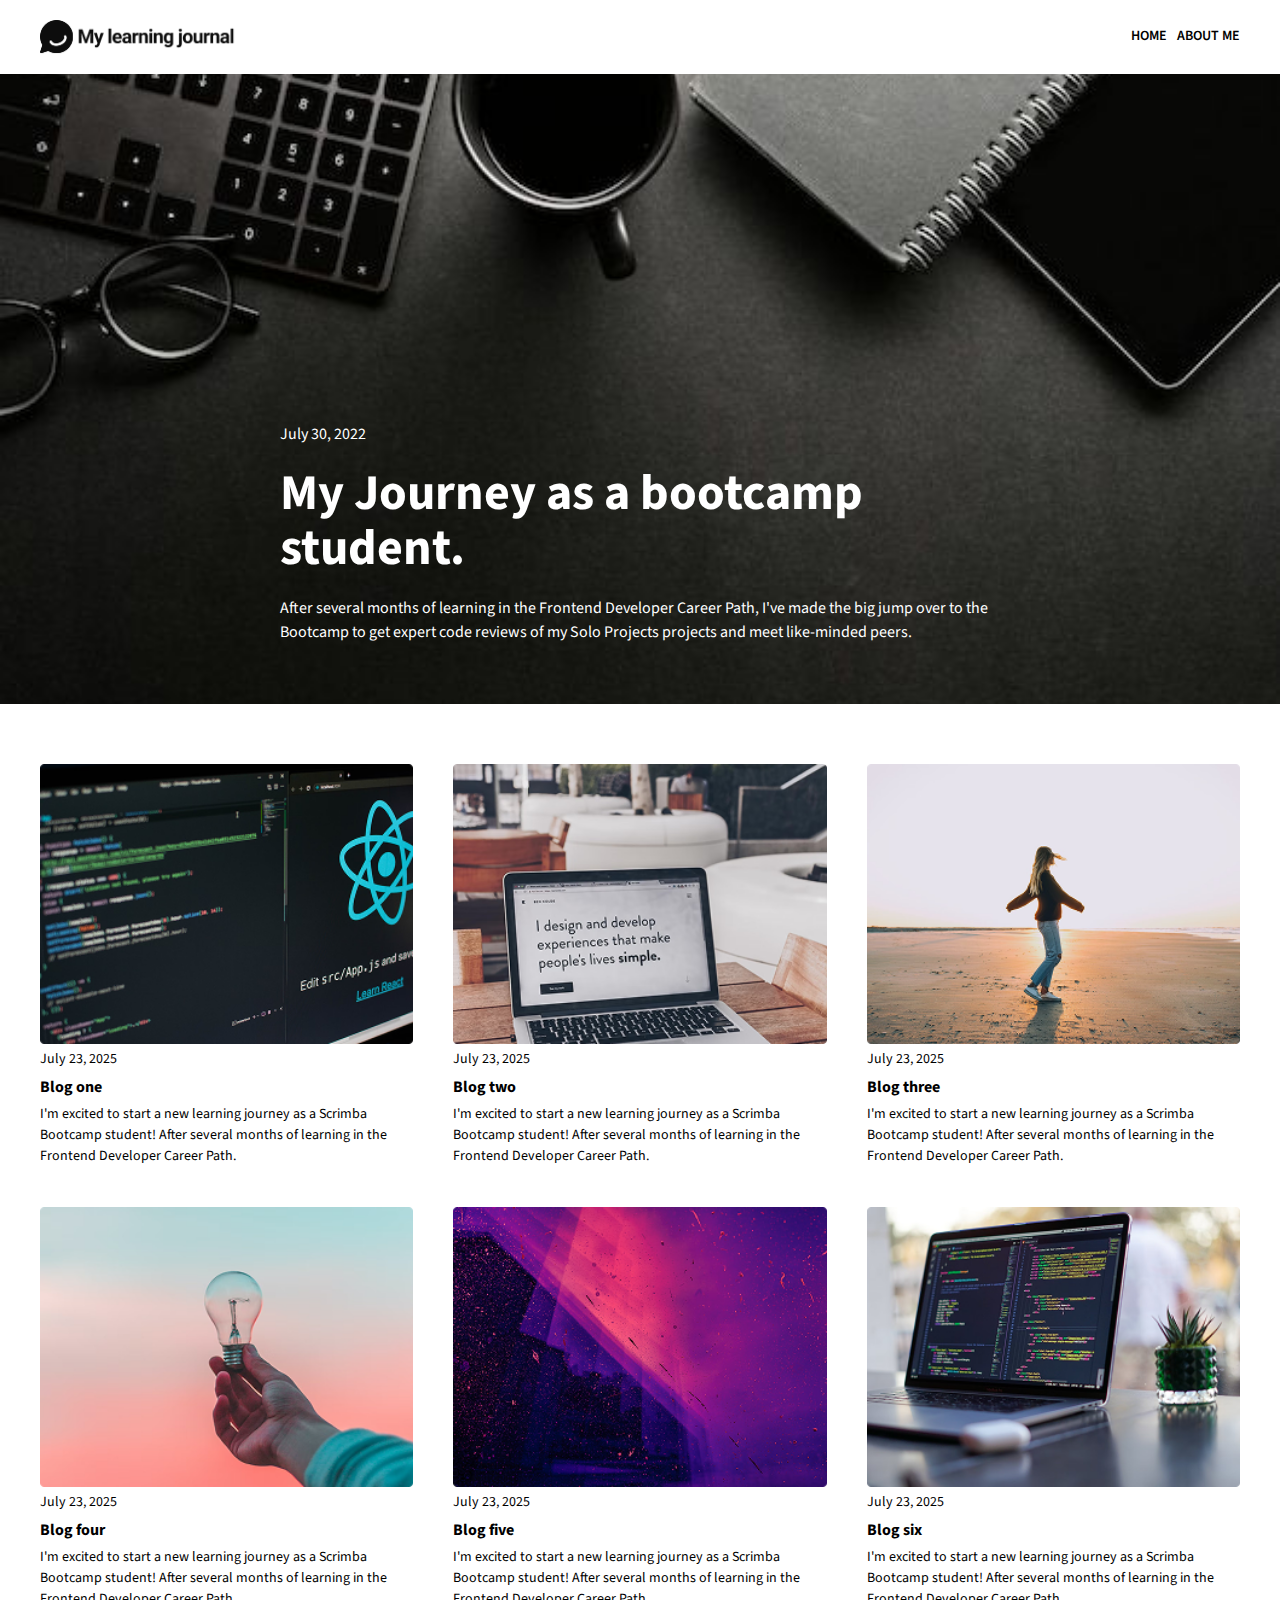
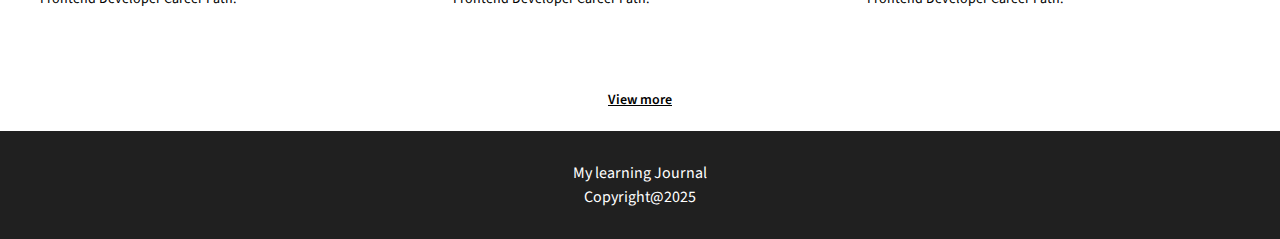
<file: index.html>
<!DOCTYPE html>
<html lang="en">
<head>
    <meta charset="UTF-8">
    <meta name="viewport" content="width=device-width, initial-scale=1.0">
    <title>My learning Journal</title>

    <link rel="stylesheet" href="./css/style.css">
    <link rel="stylesheet" href="./css/navbar.css">

    <link rel="preconnect" href="https://fonts.googleapis.com">
    <link rel="preconnect" href="https://fonts.gstatic.com" crossorigin>
    <link href="https://fonts.googleapis.com/css2?family=Source+Sans+3:ital,wght@0,200..900;1,200..900&display=swap" rel="stylesheet">

</head>
<body>
    <header>
        <nav class="flex items-center space-between">
           <img src="./images/logo.png" alt="logo-img" class="site-logo">
           
           <ul class="nav-links flex">
                <li class="nav-link"><a href="./index.html">Home</a></li>
                <li class="nav-link"><a href="./about.html">About me</a></li>
           </ul>
        </nav>
        <section class="hero flex">
            <div class="hero-content flex-col">
                <span class="content-date">July 30, 2022</span>
                <h1 class="content-heading">My Journey as a bootcamp student.</h1>
                <p class="content-paragraph">
                    After several months of learning in the Frontend Developer Career Path, I've made the big jump over to the Bootcamp to get expert code reviews of my Solo Projects projects and meet like-minded peers.
                </p>
            </div>
        </section>
    </header>
    <main>
        <section class="blogs">
            <div class="blog flex-col">
                <img src="./images/blog-image-01.png" alt="blog image" class="blog-img">
                <span class="blog-date">July 23, 2025</span>
                <h2 class="blog-heading">Blog one</h2>
                <p class="blog-para">I'm excited to start a new learning journey as a Scrimba Bootcamp student! After several months of learning in the Frontend Developer Career Path.</p>
            </div>
            <div class="blog flex-col">
                <img src="./images/blog-image-02.png" alt="blog image" class="blog-img">
                <span class="blog-date">July 23, 2025</span>
                <h2 class="blog-heading">Blog two</h2>
                <p class="blog-para">I'm excited to start a new learning journey as a Scrimba Bootcamp student! After several months of learning in the Frontend Developer Career Path.</p>
            </div>
            <div class="blog flex-col">
                <img src="./images/blog-image-03.png" alt="blog image" class="blog-img">
                <span class="blog-date">July 23, 2025</span>
                <h2 class="blog-heading">Blog three</h2>
                <p class="blog-para">I'm excited to start a new learning journey as a Scrimba Bootcamp student! After several months of learning in the Frontend Developer Career Path.</p>
            </div>
            <div class="blog flex-col mob-none">
                <img src="./images/blog-image-04.png" alt="blog image" class="blog-img">
                <span class="blog-date">July 23, 2025</span>
                <h2 class="blog-heading">Blog four</h2>
                <p class="blog-para">I'm excited to start a new learning journey as a Scrimba Bootcamp student! After several months of learning in the Frontend Developer Career Path.</p>
            </div>
            <div class="blog flex-col mob-none">
                <img src="./images/blog-image-05.png" alt="blog image" class="blog-img">
                <span class="blog-date">July 23, 2025</span>
                <h2 class="blog-heading">Blog five</h2>
                <p class="blog-para">I'm excited to start a new learning journey as a Scrimba Bootcamp student! After several months of learning in the Frontend Developer Career Path.</p>
            </div>
            <div class="blog flex-col mob-none">
                <img src="./images/blog-image-06.png" alt="blog image" class="blog-img">
                <span class="blog-date">July 23, 2025</span>
                <h2 class="blog-heading">Blog six</h2>
                <p class="blog-para">I'm excited to start a new learning journey as a Scrimba Bootcamp student! After several months of learning in the Frontend Developer Career Path.</p>
            </div>
        </section>
        

        <div class="link">
            <a href="./journey.html" class="view-more">View more</a>
        </div>
        
    </main>
    <footer class="flex-col">
        <p>My learning Journal</p>
        <p>Copyright@2025</p>
    </footer>
</body>
</html>
</file>
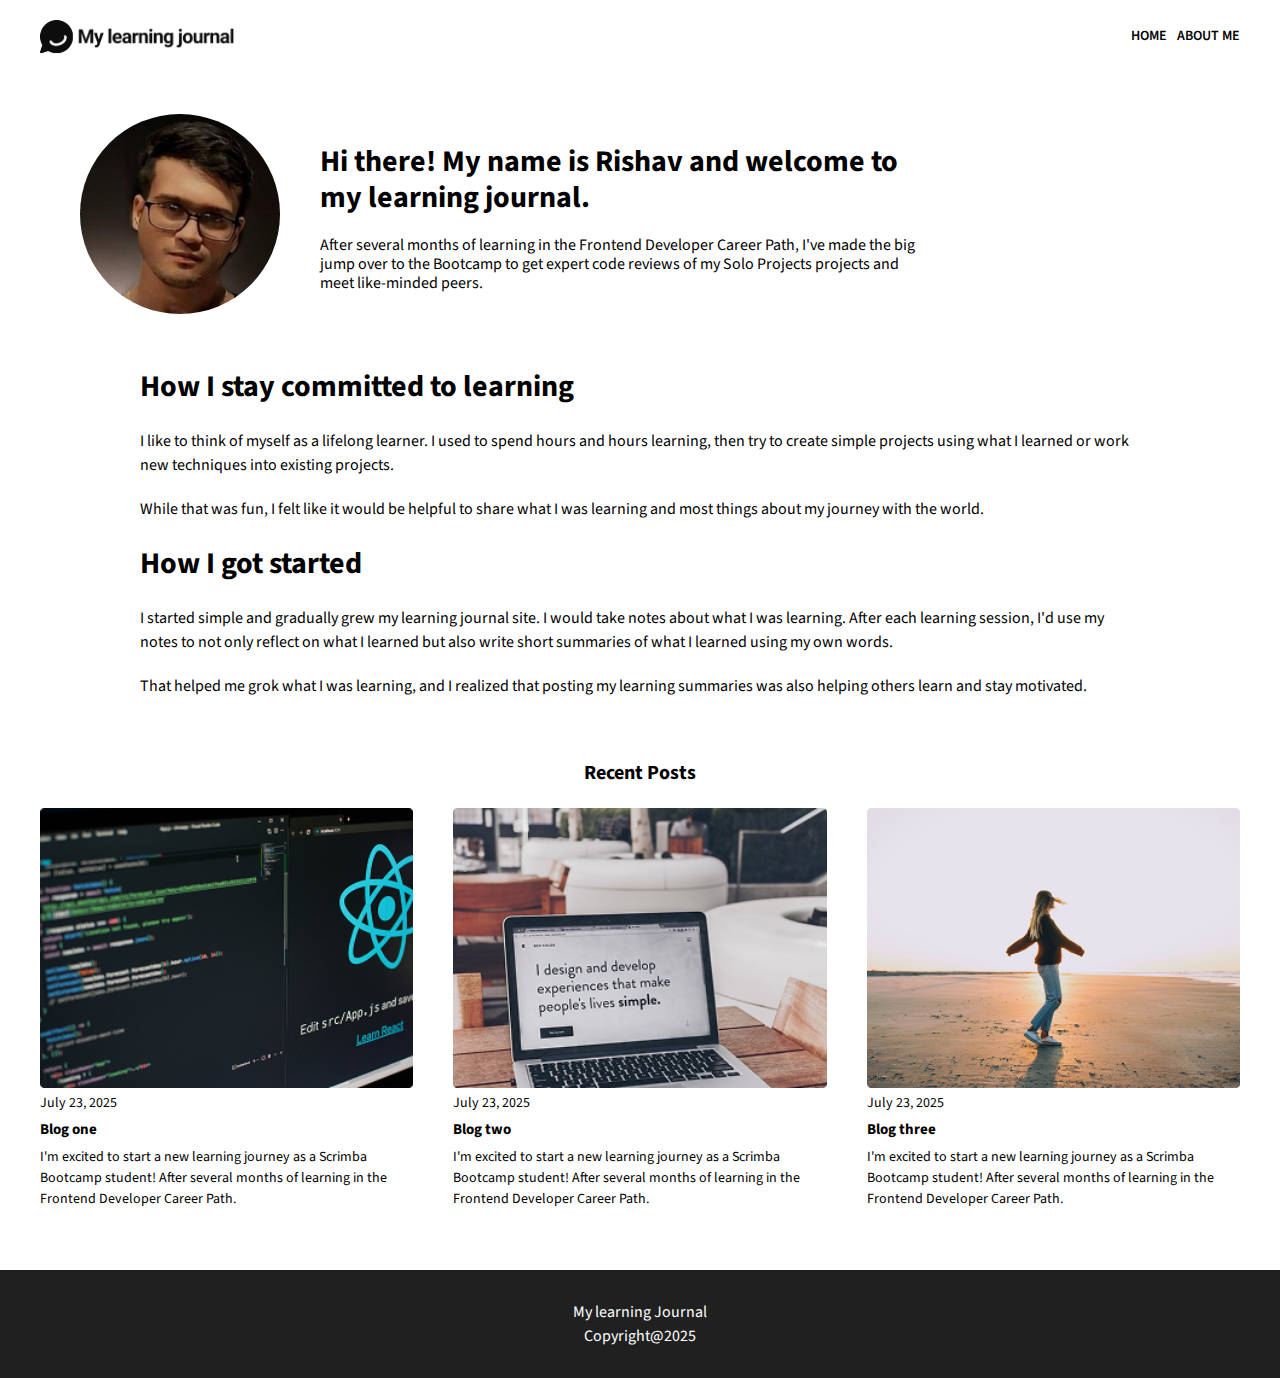
<file: about.html>
<!DOCTYPE html>
<html lang="en">
<head>
    <meta charset="UTF-8">
    <meta name="viewport" content="width=device-width, initial-scale=1.0">
    <title>About me</title>

    <link rel="stylesheet" href="./css/navbar.css">
    <link rel="stylesheet" href="./css/about.css">

    <link rel="preconnect" href="https://fonts.googleapis.com">
    <link rel="preconnect" href="https://fonts.gstatic.com" crossorigin>
    <link href="https://fonts.googleapis.com/css2?family=Source+Sans+3:ital,wght@0,200..900;1,200..900&display=swap" rel="stylesheet">

</head>
<body>
    <header>
        <nav class="flex items-center space-between">
           <img src="./images/logo.png" alt="logo-img" class="site-logo">
           
           <ul class="nav-links flex">
                <li class="nav-link"><a href="./index.html">Home</a></li>
                <li class="nav-link"><a href="./about.html">About me</a></li>
           </ul>
        </nav>
    </header>
    <main class="about">
        <header class="about-heading container" >
            <img src="./images/profile-img.jfif" alt="" class="about-img">
            <div class="about-content flex-col">
               <h1 class="content-head">Hi there! My name is Rishav and welcome to my learning journal.</h1>
               <p class="content-para">After several months of learning in the Frontend Developer Career Path, I've made the big jump over to the Bootcamp to get expert code reviews of my Solo Projects projects and meet like-minded peers.</p>
            </div>
        </header>

        <div class="about-desc">
            <h2 class="desc-heading">How I stay committed to learning</h2>
            <p class="desc-content">I like to think of myself as a lifelong learner. I used to spend hours and hours learning, then try to create simple projects using what I learned or work new techniques into existing projects.</p>
            <p class="desc-content">While that was fun, I felt like it would be helpful to share what I was learning and most things about my journey with the world.</p>
        </div>

        <div class="about-desc two">
            <h2 class="desc-heading">How I got started</h2>
            <p class="desc-content">I started simple and gradually grew my learning journal site. I would take notes about what I was learning. After each learning session, I'd use my notes to not only reflect on what I learned but also write short summaries of what I learned using my own words.</p>
            <p class="desc-content">That helped me grok what I was learning, and I realized that posting my learning summaries was also helping others learn and stay motivated.</p>
        </div>


        <h2 class="blogs-heading">Recent Posts</h2>
        <section class="blogs">
            <div class="blog flex-col">
                <img src="./images/blog-image-01.png" alt="blog image" class="blog-img">
                <span class="blog-date">July 23, 2025</span>
                <h2 class="blog-heading">Blog one</h2>
                <p class="blog-para">I'm excited to start a new learning journey as a Scrimba Bootcamp student! After several months of learning in the Frontend Developer Career Path.</p>
            </div>
            <div class="blog flex-col">
                <img src="./images/blog-image-02.png" alt="blog image" class="blog-img">
                <span class="blog-date">July 23, 2025</span>
                <h2 class="blog-heading">Blog two</h2>
                <p class="blog-para">I'm excited to start a new learning journey as a Scrimba Bootcamp student! After several months of learning in the Frontend Developer Career Path.</p>
            </div>
            <div class="blog flex-col">
                <img src="./images/blog-image-03.png" alt="blog image" class="blog-img">
                <span class="blog-date">July 23, 2025</span>
                <h2 class="blog-heading">Blog three</h2>
                <p class="blog-para">I'm excited to start a new learning journey as a Scrimba Bootcamp student! After several months of learning in the Frontend Developer Career Path.</p>
            </div>
        </section>
    </main>

    <footer class="flex-col">
        <p>My learning Journal</p>
        <p>Copyright@2025</p>
    </footer>
</body>
</file>
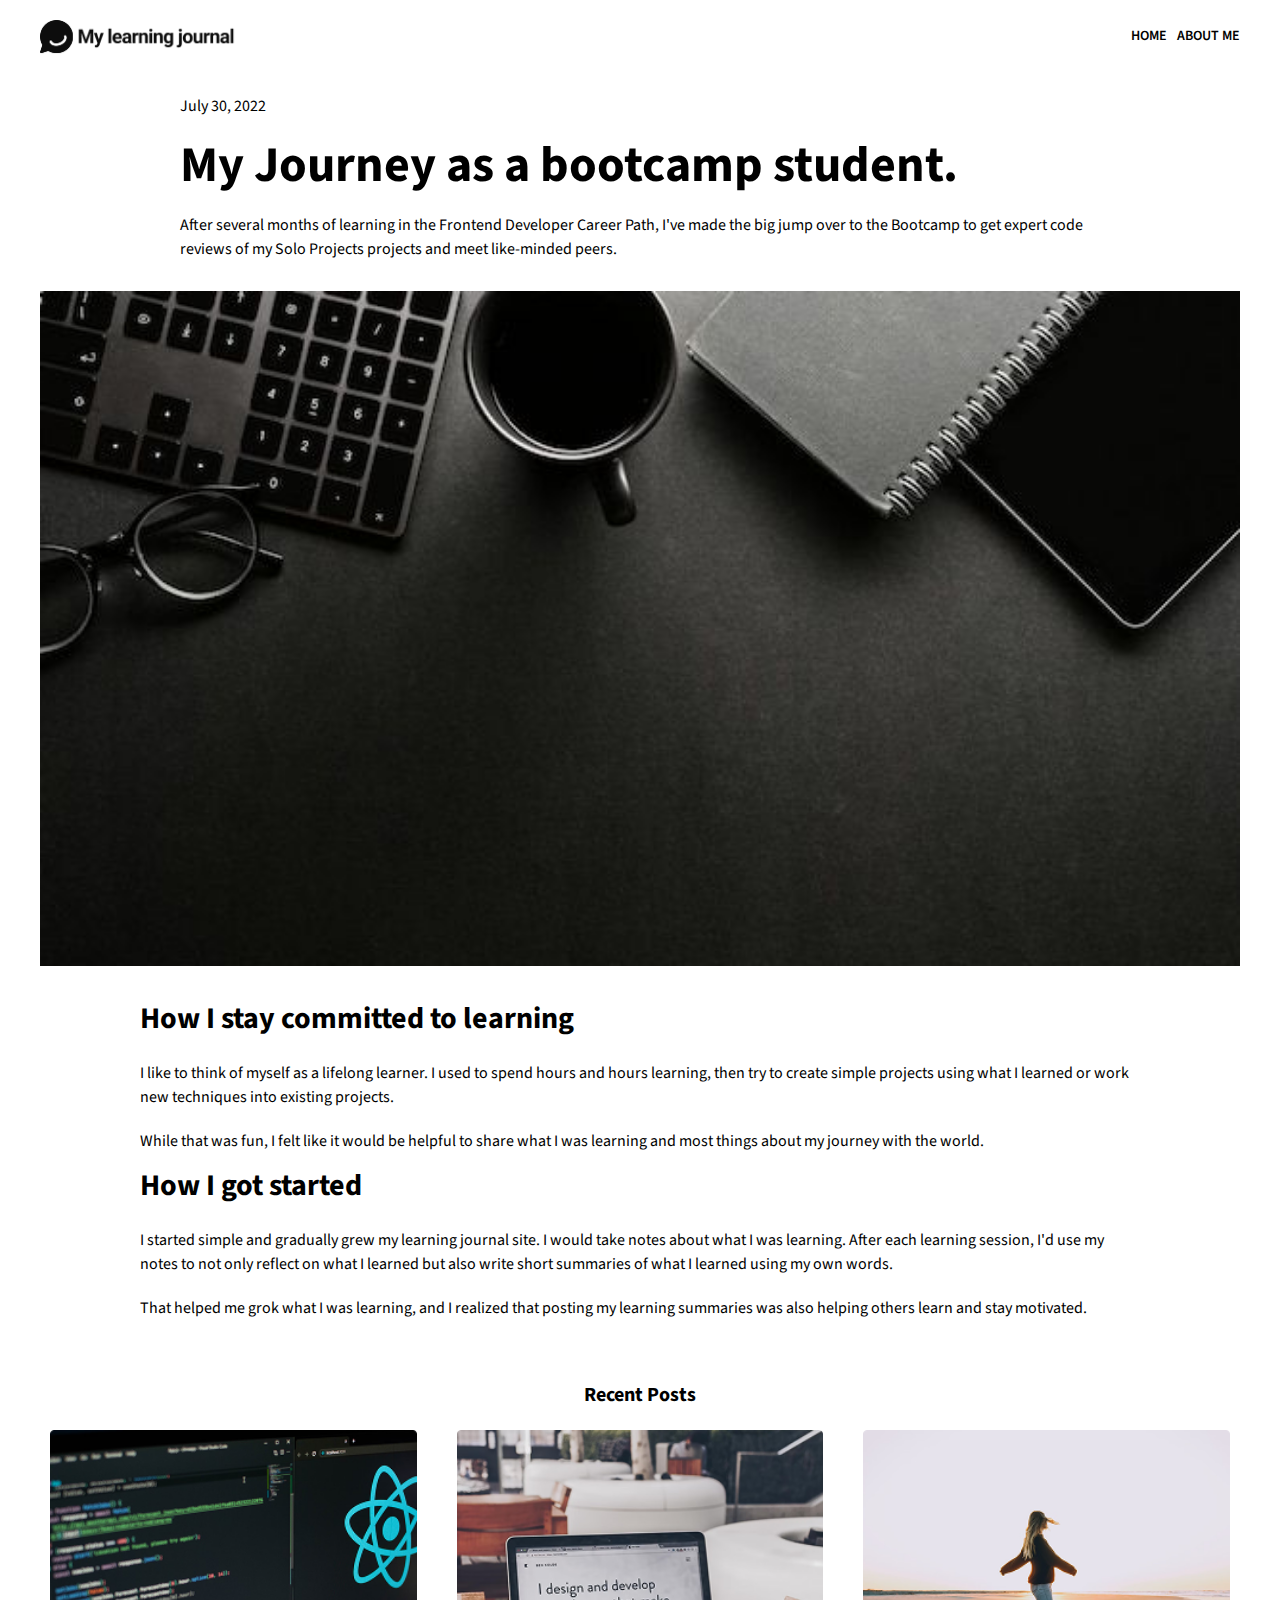
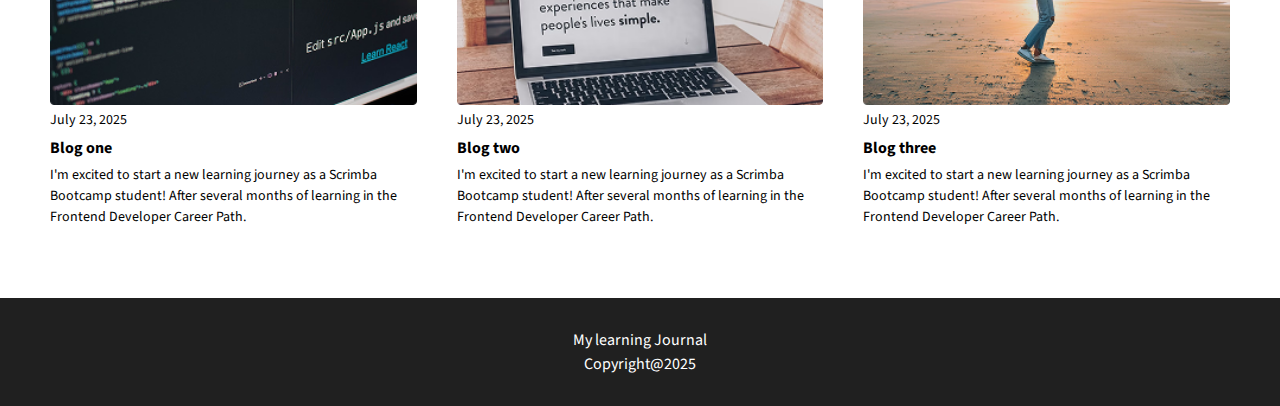
<file: journey.html>
<!DOCTYPE html>
<html lang="en">
<head>
    <meta charset="UTF-8">
    <meta name="viewport" content="width=device-width, initial-scale=1.0">
    <title>My learning Journal</title>

    <link rel="stylesheet" href="./css/style.css">
    <link rel="stylesheet" href="./css/navbar.css">
    <link rel="stylesheet" href="./css/about.css">

    <link rel="preconnect" href="https://fonts.googleapis.com">
    <link rel="preconnect" href="https://fonts.gstatic.com" crossorigin>
    <link href="https://fonts.googleapis.com/css2?family=Source+Sans+3:ital,wght@0,200..900;1,200..900&display=swap" rel="stylesheet">

</head>
<body>
    <header>
        <nav class="flex items-center space-between">
           <img src="./images/logo.png" alt="logo-img" class="site-logo">
           
           <ul class="nav-links flex">
                <li class="nav-link"><a href="./index.html">Home</a></li>
                <li class="nav-link"><a href="./about.html">About me</a></li>
           </ul>
        </nav>
    </header>

    <section class="hero-journey">
        <div class="hero-content journey flex-col">
            <span class="content-date">July 30, 2022</span>
            <h1 class="content-heading">My Journey as a bootcamp student.</h1>
            <p class="content-paragraph">
                    After several months of learning in the Frontend Developer Career Path, I've made the big jump over to the Bootcamp to get expert code reviews of my Solo Projects projects and meet like-minded peers.
            </p>
        </div>
        <img src="./images/hero-bg.jpg" alt="" class="hero-img">
    </section>


    <main class="journey-about">
        <div class="about-desc">
            <h2 class="desc-heading">How I stay committed to learning</h2>
            <p class="desc-content">I like to think of myself as a lifelong learner. I used to spend hours and hours learning, then try to create simple projects using what I learned or work new techniques into existing projects.</p>
            <p class="desc-content">While that was fun, I felt like it would be helpful to share what I was learning and most things about my journey with the world.</p>
        </div>

        <div class="about-desc">
            <h2 class="desc-heading">How I got started</h2>
            <p class="desc-content">I started simple and gradually grew my learning journal site. I would take notes about what I was learning. After each learning session, I'd use my notes to not only reflect on what I learned but also write short summaries of what I learned using my own words.</p>
            <p class="desc-content">That helped me grok what I was learning, and I realized that posting my learning summaries was also helping others learn and stay motivated.</p>
        </div>


        <h2 class="blogs-heading">Recent Posts</h2>
        
        <section class="blogs">
            <div class="blog flex-col">
                <img src="./images/blog-image-01.png" alt="blog image" class="blog-img">
                <span class="blog-date">July 23, 2025</span>
                <h2 class="blog-heading">Blog one</h2>
                <p class="blog-para">I'm excited to start a new learning journey as a Scrimba Bootcamp student! After several months of learning in the Frontend Developer Career Path.</p>
            </div>
            <div class="blog flex-col">
                <img src="./images/blog-image-02.png" alt="blog image" class="blog-img">
                <span class="blog-date">July 23, 2025</span>
                <h2 class="blog-heading">Blog two</h2>
                <p class="blog-para">I'm excited to start a new learning journey as a Scrimba Bootcamp student! After several months of learning in the Frontend Developer Career Path.</p>
            </div>
            <div class="blog flex-col">
                <img src="./images/blog-image-03.png" alt="blog image" class="blog-img">
                <span class="blog-date">July 23, 2025</span>
                <h2 class="blog-heading">Blog three</h2>
                <p class="blog-para">I'm excited to start a new learning journey as a Scrimba Bootcamp student! After several months of learning in the Frontend Developer Career Path.</p>
            </div>
        </section>
    </main>

    <footer class="flex-col">
        <p>My learning Journal</p>
        <p>Copyright@2025</p>
    </footer>
</body>
</html>
</file>
<file: css/style.css>
* {
    margin: 0;
    padding: 0;
    box-sizing: border-box;
}


:root {
    font-size: 62.5%;
}


body {
    line-height: 1.5;
    font-family: 'Source Sans 3', sans-serif;
    min-height: 100vh;
}

/* Utility classes */

.flex {
    display: flex;
}

.flex-col {
    display: flex;
    flex-direction: column;
}

.items-center {
    align-items: center;
}

.space-between {
    justify-content: space-between;
}


/* navbar

.site-logo {
    width: 150px;
}

nav {
    padding: 2rem;
}

.nav-links {
    list-style-type: none;
    gap: 1rem;
}

.nav-link {
    text-transform: uppercase;
    font-weight: 600;
    cursor: pointer;
} */

/* hero section */

.hero {
    min-height: 50vh;
    padding: 2rem;
    align-items: flex-end;

    background-image: url('../images/hero-bg.jpg');
    background-size: cover;
    background-repeat: no-repeat;
    background-position: center;
}

.hero-journey {
    min-height: 50vh;
    padding: 2rem;
    align-items: flex-start;
    color: #000;
    display: flex;
    flex-direction: column;
    gap: 1rem;
}

.hero-content {
    color: #fff;
    gap: 0.5rem;
    max-width: 500px;
}

.hero-content.journey {
    color: #000;
    max-width: 1000px;
}


.journey-about {
    padding: 1rem;
    margin: auto;
}

.about-desc:first-child {
    margin-bottom: 1rem;
}

/* Journey-img */

.hero-img {
    width: 100%;
    display: block;
    margin: auto;
    margin-top: 2rem;
    max-width: 1200px;
    max-height: 800px;
}

.content-date {
    font-size: 1.2rem;
}
.content-heading {
    font-size: 3rem;
    line-height: 1.1;
}
.content-paragraph {
    font-size: 1.2rem;
    margin-top: 1rem;
}


/* Blog Section */


.blogs {
    display: grid;
    grid-template-columns: 1fr;
    row-gap: 3rem;
    padding: 1rem;
    margin-top: 1rem;
    margin-inline: auto;
}

.blog {
    gap: 0.5rem;
    max-width: 400px;
    width: 95%;
}

.blog-img {
    border-radius: 4px;
}

.blog-date {
    font-size: 1.4rem;
}

.blog-heading {
    font-size: 1.6rem;
}

.blog-para {
    font-size: 1.4rem;
}


.link  {
    text-align: center;
    padding: 2rem 0;
}

.link a {
    font-size: 1.4rem;
    color: #000;
    font-weight: 600;
}

.mob-none {
    display: none;
}


/* Footer */

footer {
    font-size: 1.6rem;
    align-items: center;
    padding: 3rem 0;
    background-color: #202020;
    color: #fff;
}



@media screen and (min-width: 375px) {

    .blog {
        margin: auto;
    }
}


@media screen and (min-width: 768px) {
    .blogs {
        grid-template-columns: 1fr 1fr;
        margin: 3rem auto;
    }

    .hero {
        min-height: 70vh;
    }


    .content-date {
    font-size: 1.6rem;
    }
    .content-heading {
        font-size: 4rem;
    }
    .content-paragraph {
        font-size: 1.6rem;
    }

    .mob-none {
        display: flex;
    }
}

@media screen and (min-width: 1024px) {
    .blogs {
        grid-template-columns: repeat(3, 1fr);
        grid-gap: 4rem;
        padding: 2rem 4rem;
        max-width: 1400px;
        margin: 4rem auto;
        width: 100%;
    }

    .blog {
        max-width: 100%;
        width: 100%;
        margin: 0;
        transition: transform 0.3s ease;
    }
    
    .blog:hover {
        transform: translateY(-5px);
    }
    
    /* Ensure hero content and blog grid align properly */
    .hero-content {
        max-width: 1200px;
        margin: 0 auto;
        padding: 0 4rem;
    }
}


@media screen and (min-width: 1200px) {
    .hero {
        padding: 6rem;
    }

    .hero-content {
        max-width: 800px;
        gap: 2rem;
    }

    .content-date {
    font-size: 1.6rem;
    }
    .content-heading {
        font-size: 5rem;
    }
    .content-paragraph {
        font-size: 1.6rem;
        margin-top: 0;
    }
}

@media screen and (min-width: 2000px) {
    .hero-content {
        max-width: 1400px;
    }

    .content-date {
        font-size: 4rem;
    }

    .content-heading {
        font-size: 8rem;
    }

    .content-paragraph {
        font-size: 4rem;
    }
}
</file>
<file: css/navbar.css>
/* navbar */

.site-logo {
    width: 150px;
}

nav {
    padding: 2rem;
}

.nav-links {
    list-style-type: none;
    gap: 1rem;
}

.nav-link a {
    text-transform: uppercase;
    font-weight: 600;
    cursor: pointer;
    text-decoration: none;
    color: #000;
}


@media screen and (min-width: 375px) {
    .nav-link {
        font-size: 1.2rem;
    }
}


@media screen and (min-width: 768px) {
    .nav-links {
        gap: 1rem;
    }
    .nav-link {
        font-size: 1.4rem;
    }

}


@media screen and (min-width: 1024px) {
    nav {
        padding: 2rem 4rem;
    }
    .nav-links {
        gap: 1rem;
    }
    .nav-link {
        font-size: 1.4rem;
    } 
    .site-logo {
        width: 200px;
    }

}


@media screen and (min-width: 2000px) {

    .site-logo {
        width: 400px;
    }

    .nav-link {
        font-size: 3rem;
    }

}
</file>
<file: css/about.css>
* {
    margin: 0;
    padding: 0;
    box-sizing: border-box;
}


:root {
    font-size: 62.5%;
}


body {
    line-height: 1.5;
    font-family: 'Source Sans 3', sans-serif;
    min-height: 100vh;
}

/* Utility classes */

.flex {
    display: flex;
}

.flex-col {
    display: flex;
    flex-direction: column;
}

.items-center {
    align-items: center;
}

.space-between {
    justify-content: space-between;
}


.container {
    max-width: 1200px;
    width: 100%;
    margin: auto;
    padding: 2rem 1rem;
}

.about-img {
    width: 200px;
    border-radius: 50%;
    margin-bottom: 1rem;
}

.content-head {
    font-size: 3rem;
    line-height: 1.2;
}

.content-para {
    font-size: 1.6rem;
    margin-top: 2rem;
    line-height: 1.2;
}



.about-desc {
    margin-top: 1rem;
    max-width: 1000px;
    width: 95%;
    margin: auto;
}

.two {
    margin-top: 2rem;
}

.desc-heading {
    font-size: 2rem;
}

.desc-content {
    font-size: 1.4rem;
    margin-top: 2rem;
}


.blogs {
    display: grid;
    grid-template-columns: 1fr;
    row-gap: 3rem;
    padding: 1rem;
    margin-top: 1rem;
    margin-inline: auto;
}

.blog {
    gap: 0.5rem;
    max-width: 400px;
    width: 95%;
}

.blog-img {
    border-radius: 4px;
}

.blog-date {
    font-size: 1.4rem;
}


.blog-para {
    font-size: 1.4rem;
}

.blogs-heading {
    text-align: center;
    margin-top: 1rem;
    font-size: 2rem;
}




@media screen and (min-width: 375px) {

    .blog {
        margin: auto;
    }
}


@media screen and (min-width: 768px) {
    .blogs {
        grid-template-columns: 1fr 1fr;
        margin: 3rem auto;
    }

    .about-heading {
        display: flex;
        gap: 2rem;
        align-items: center;
        margin: auto;
    }

    .about-content {
        max-width: 500px;
    }

    .blogs-heading {
        margin-top: 6rem;
        margin-bottom: -4rem;
    }
}

@media screen and (min-width: 1024px) {
    .blogs {
        grid-template-columns: repeat(3, 1fr);
        grid-gap: 4rem;
        padding: 2rem 4rem;
        max-width: 1400px;
        margin: 4rem auto;
        width: 100%;
    }

    .blog {
        max-width: 100%;
        width: 100%;
        margin: 0;
        transition: transform 0.3s ease;
    }
    
    .blog:hover {
        transform: translateY(-5px);
    }

    .about-heading {
        gap: 4rem;
        padding: 4rem;
    }

    .about-content {
        max-width: 600px;
    }

    .desc-heading {
        font-size: 3rem;
    }

    .desc-content {
        font-size: 1.6rem;
    }

}


footer {
    font-size: 1.6rem;
    align-items: center;
    padding: 3rem 0;
    background-color: #202020;
    color: #fff;
}
</file>
